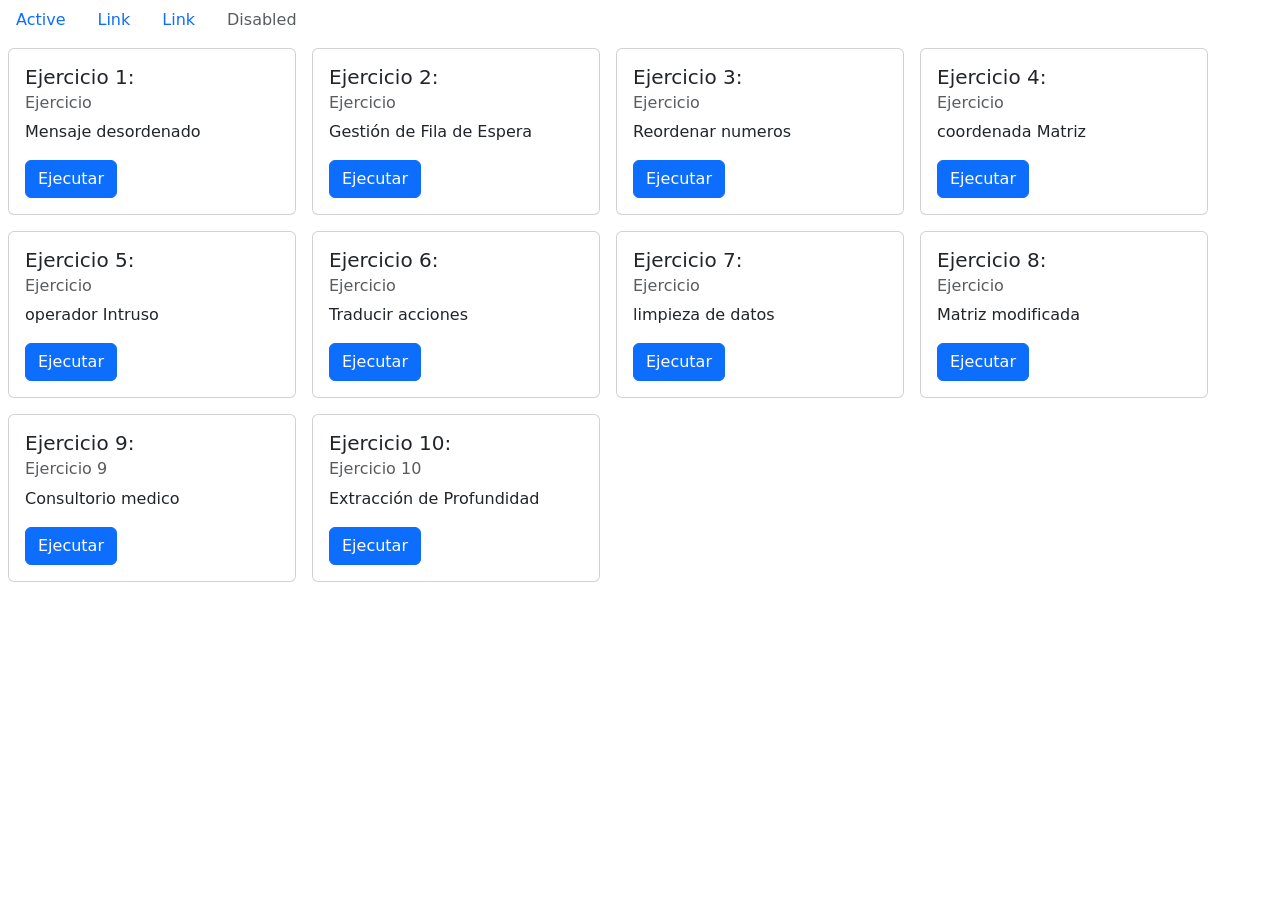
<file: 01_Arrays_matrices/index.html>
<!DOCTYPE html>
<html lang="es">

<head>
    <meta charset="UTF-8">
    <meta name="viewport" content="width=device-width, initial-scale=1.0">
    <title>Arreglos y Matrices</title>
    <!-- estilos css -->
    <link rel="stylesheet" href="static/css/style.css">
    <!-- boostrap -->
    <link href="https://cdn.jsdelivr.net/npm/bootstrap@5.3.8/dist/css/bootstrap.min.css" rel="stylesheet"
        integrity="sha384-sRIl4kxILFvY47J16cr9ZwB07vP4J8+LH7qKQnuqkuIAvNWLzeN8tE5YBujZqJLB" crossorigin="anonymous">
</head>

<body>
    <header>
        <nav class="nav">
            <a class="nav-link active" aria-current="page" href="#">Active</a>
            <a class="nav-link" href="#">Link</a>
            <a class="nav-link" href="#">Link</a>
            <a class="nav-link disabled" aria-disabled="true">Disabled</a>
        </nav>
    </header>
    <main class="contenedor p-2 d-flex gap-3 flex-wrap">
        <div class="card" style="width: 18rem;">
            <div class="card-body">
                <h5 class="card-title">Ejercicio 1:</h5>
                <h6 class="card-subtitle mb-2 text-body-secondary">Ejercicio</h6>
                <p class="card-text">Mensaje desordenado</p>
                <a href="#" class="btn btn-primary" onclick="construirFrase()">Ejecutar</a>

            </div>
        </div>
        <div class="card" style="width: 18rem;">
            <div class="card-body">
                <h5 class="card-title">Ejercicio 2:</h5>
                <h6 class="card-subtitle mb-2 text-body-secondary">Ejercicio</h6>
                <p class="card-text"> Gestión de Fila de Espera</p>
                <a href="#" class="btn btn-primary" onclick="esperarfila()">Ejecutar</a>
            </div>
        </div>
        <div class="card" style="width: 18rem;">
            <div class="card-body">
                <h5 class="card-title">Ejercicio 3:</h5>
                <h6 class="card-subtitle mb-2 text-body-secondary">Ejercicio</h6>
                <p class="card-text"> Reordenar numeros</p>
                <a href="#" class="btn btn-primary" onclick="reordenarnumeros()">Ejecutar</a>
            </div>
        </div>
        <div class="card" style="width: 18rem;">
            <div class="card-body">
                <h5 class="card-title">Ejercicio 4:</h5>
                <h6 class="card-subtitle mb-2 text-body-secondary">Ejercicio</h6>
                <p class="card-text"> coordenada Matriz</p>
                <a href="#" class="btn btn-primary" onclick="coordenadaMatriz()">Ejecutar</a>
            </div>
        </div>
        <div class="card" style="width: 18rem;">
            <div class="card-body">
                <h5 class="card-title">Ejercicio 5:</h5>
                <h6 class="card-subtitle mb-2 text-body-secondary">Ejercicio</h6>
                <p class="card-text"> operador Intruso</p>
                <a href="#" class="btn btn-primary" onclick="operadorIntruso()">Ejecutar</a>
            </div>
        </div>
        <div class="card" style="width: 18rem;">
            <div class="card-body">
                <h5 class="card-title">Ejercicio 6:</h5>
                <h6 class="card-subtitle mb-2 text-body-secondary">Ejercicio</h6>
                <p class="card-text"> Traducir acciones</p>
                <a href="#" class="btn btn-primary" onclick="traduccionAcciones()">Ejecutar</a>
            </div>
        </div>
        <div class="card" style="width: 18rem;">
            <div class="card-body">
                <h5 class="card-title">Ejercicio 7:</h5>
                <h6 class="card-subtitle mb-2 text-body-secondary">Ejercicio</h6>
                <p class="card-text">limpieza de datos</p>
                <a href="#" class="btn btn-primary" onclick="limpiardatos()">Ejecutar</a>
            </div>
        </div>
        <div class="card" style="width: 18rem;">
            <div class="card-body">
                <h5 class="card-title">Ejercicio 8:</h5>
                <h6 class="card-subtitle mb-2 text-body-secondary">Ejercicio</h6>
                <p class="card-text">Matriz modificada</p>
                <a href="#" class="btn btn-primary" onclick="matrizModificada()">Ejecutar</a>
            </div>
        </div>
        <div class="card" style="width: 18rem;">
            <div class="card-body">
                <h5 class="card-title">Ejercicio 9:</h5>
                <h6 class="card-subtitle mb-2 text-body-secondary">Ejercicio 9</h6>
                <p class="card-text">Consultorio medico</p>
                <a href="#" class="btn btn-primary" onclick="DoctorMedico()">Ejecutar</a>
            </div>
        </div>
        <div class="card" style="width: 18rem;">
            <div class="card-body">
                <h5 class="card-title">Ejercicio 10:</h5>
                <h6 class="card-subtitle mb-2 text-body-secondary">Ejercicio 10</h6>
                <p class="card-text">Extracción de Profundidad</p>
                <a href="#" class="btn btn-primary" onclick="ExtraccionProfunda()">Ejecutar</a>
            </div>
        </div>
    </main>
    <script src="static/js/script.js"></script>
    <script src="https://cdn.jsdelivr.net/npm/bootstrap@5.3.8/dist/js/bootstrap.bundle.min.js"
        integrity="sha384-FKyoEForCGlyvwx9Hj09JcYn3nv7wiPVlz7YYwJrWVcXK/BmnVDxM+D2scQbITxI"
        crossorigin="anonymous"></script>
</body>

</html>
</file>
<file: 01_Arrays_matrices/static/css/style.css>
/* resetear estilos*/
*{
    margin: 0;
    padding: 0;
    box-sizing: border-box;
}
</file>
